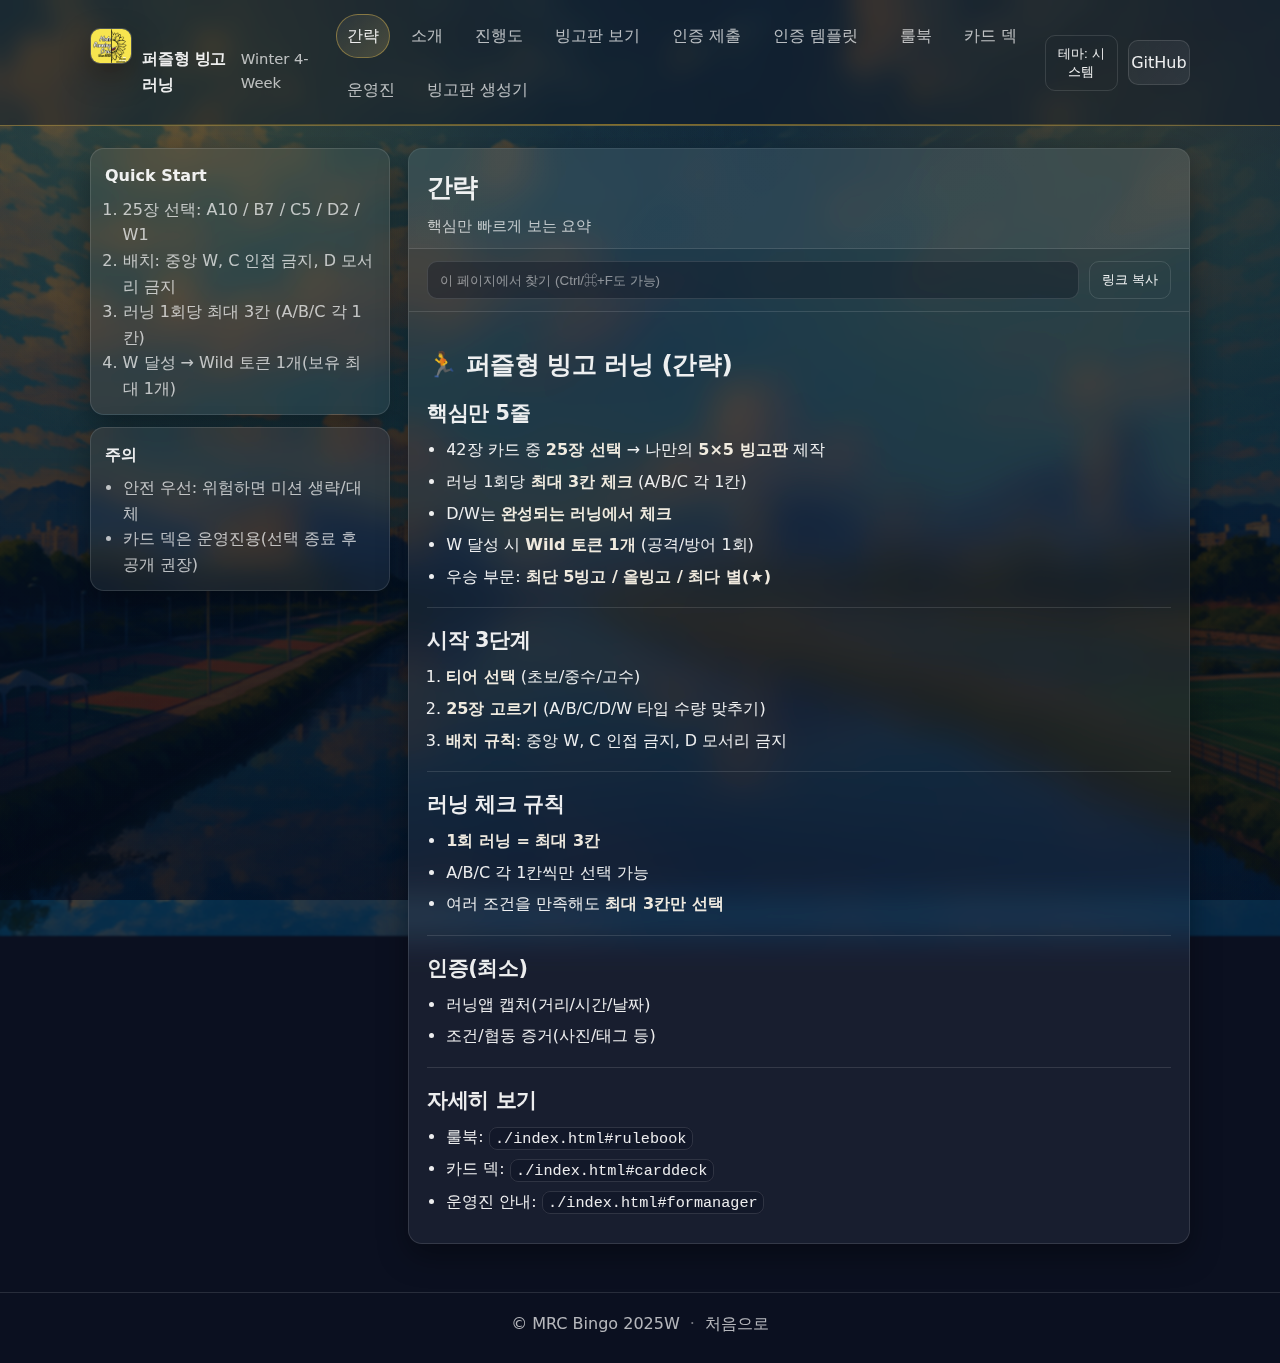
<file: docs/index.html>
<!doctype html>
<html lang="ko">
  <head>
    <meta charset="utf-8" />
    <meta name="viewport" content="width=device-width, initial-scale=1" />
    <meta name="color-scheme" content="light dark" />
    <title>퍼즐형 빙고 러닝 (Winter 4-Week)</title>
    <meta
      name="description"
      content="퍼즐형 빙고 러닝: 규칙/카드/운영 가이드 문서를 한 곳에서 보기 쉽게 정리한 안내 페이지"
    />
    <link rel="icon" href="./favicon.svg" type="image/svg+xml" />
    <link rel="stylesheet" href="./styles.css" />
  </head>
  <body>
    <a class="skip" href="#content">본문으로</a>

    <header class="topbar">
      <div class="container topbar__inner">
        <div class="brand">
          <a class="brand__logo-wrap" href="#quick">
            <img id="brandLogo" class="brand__logo" src="./assets/logo_yellow.png" alt="MRC Bingo 로고" />
          </a>
          <a class="brand__title" href="#quick">퍼즐형 빙고 러닝</a>
          <span class="brand__subtitle">Winter 4-Week</span>
        </div>

        <nav class="nav" aria-label="문서">
          <a class="nav__link" href="#quick" data-page="quick">간략</a>
          <a class="nav__link" href="#intro" data-page="intro">소개</a>
          <a class="nav__link" href="./progress.html">진행도</a>
          <a class="nav__link" href="./boards.html">빙고판 보기</a>
          <a class="nav__link" href="./submit.html">인증 제출</a>
          <a class="nav__link" href="./template.html">인증 템플릿</a>
          <span class="nav__break" aria-hidden="true"></span>
          <a class="nav__link" href="#rulebook" data-page="rulebook">룰북</a>
          <a class="nav__link" href="#carddeck" data-page="carddeck">카드 덱</a>
          <a class="nav__link" href="#formanager" data-page="formanager">운영진</a>
          <a class="nav__link" href="./picker.html">빙고판 생성기</a>
        </nav>

        <div class="topbar__actions">
          <button class="btn btn--ghost" id="themeToggle" type="button" aria-label="테마 변경">
            테마
          </button>
          <a class="btn" id="githubLink" href="#" target="_blank" rel="noreferrer">GitHub</a>
        </div>
      </div>
    </header>

    <main class="container layout" id="content">
      <aside class="side">
        <section class="card">
          <h2 class="card__title">Quick Start</h2>
          <ol class="steps">
            <li>25장 선택: A10 / B7 / C5 / D2 / W1</li>
            <li>배치: 중앙 W, C 인접 금지, D 모서리 금지</li>
            <li>러닝 1회당 최대 3칸 (A/B/C 각 1칸)</li>
            <li>W 달성 → Wild 토큰 1개(보유 최대 1개)</li>
          </ol>
        </section>

        <section class="card">
          <h2 class="card__title">주의</h2>
          <ul class="compact">
            <li>안전 우선: 위험하면 미션 생략/대체</li>
            <li>카드 덱은 운영진용(선택 종료 후 공개 권장)</li>
          </ul>
        </section>
      </aside>

      <article class="doc">
        <header class="doc__header">
          <h1 class="doc__title" id="docTitle">문서</h1>
          <p class="doc__meta" id="docMeta"></p>
        </header>

        <div class="doc__toolbar">
          <input
            class="search"
            id="searchInput"
            type="search"
            placeholder="이 페이지에서 찾기 (Ctrl/⌘+F도 가능)"
            autocomplete="off"
          />
          <button class="btn btn--ghost" id="copyLink" type="button">링크 복사</button>
        </div>

        <div class="markdown" id="docBody" aria-live="polite"></div>
      </article>
    </main>

    <footer class="footer">
      <div class="container footer__inner">
        <span>© MRC Bingo 2025W</span>
        <span class="footer__sep">·</span>
        <a class="footer__link" href="#quick">처음으로</a>
      </div>
    </footer>

    <script src="./app.js" defer></script>
  </body>
</html>
</file>
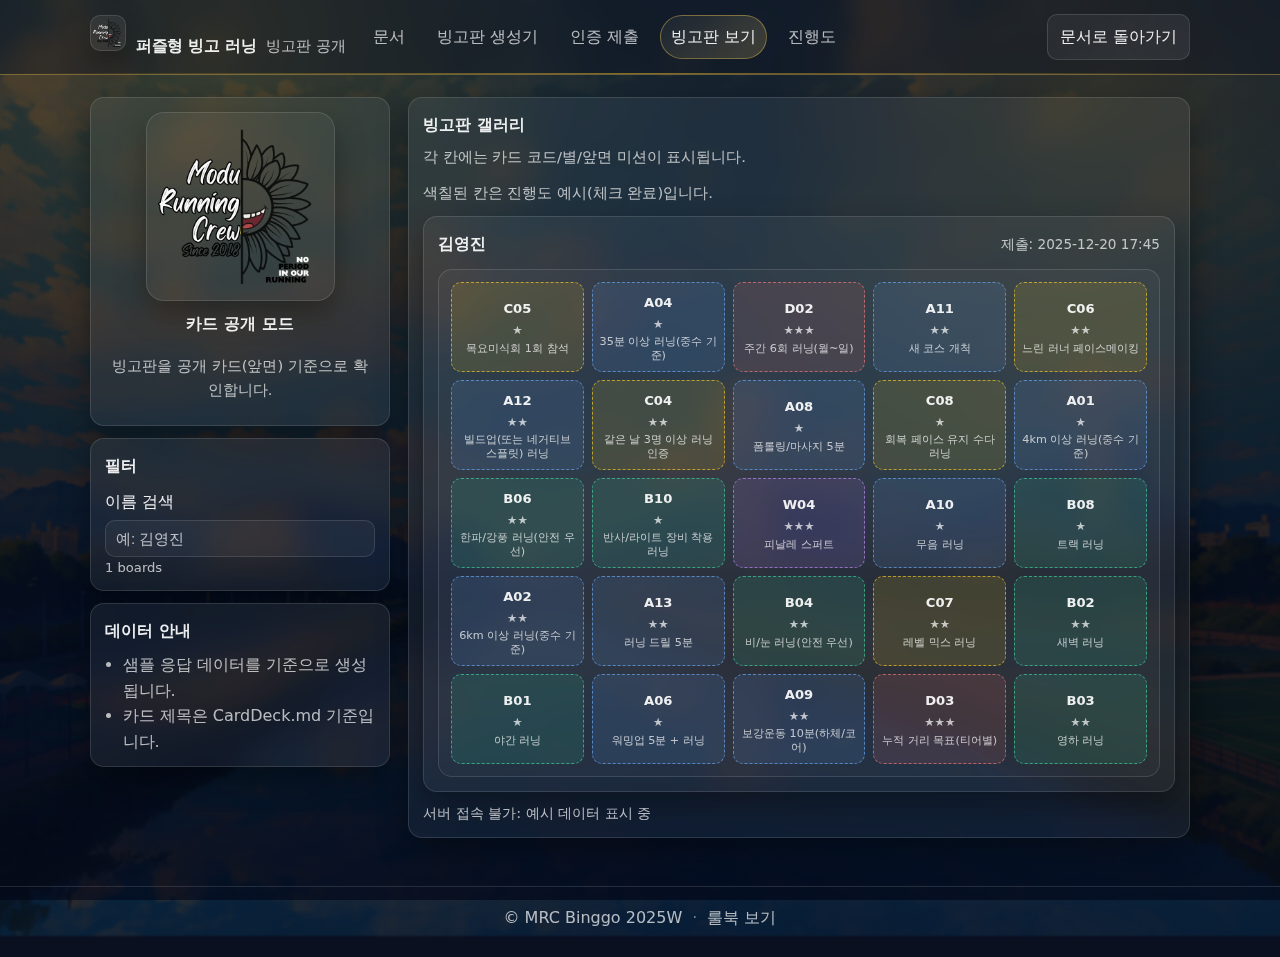
<file: docs/boards.html>
<!doctype html>
<html lang="ko">
  <head>
    <meta charset="utf-8" />
    <meta name="viewport" content="width=device-width, initial-scale=1" />
    <meta name="color-scheme" content="light dark" />
    <title>빙고판 보기 · 퍼즐형 빙고 러닝</title>
    <meta
      name="description"
      content="샘플 응답 데이터를 바탕으로 생성된 빙고판을 공개 카드 기준으로 확인합니다."
    />
    <link rel="icon" href="./favicon.svg" type="image/svg+xml" />
    <link rel="stylesheet" href="./styles.css" />
  </head>
  <body class="page--boards">
    <a class="skip" href="#content">본문으로</a>

    <header class="topbar">
      <div class="container topbar__inner">
        <div class="brand">
          <a class="brand__logo-wrap" href="./index.html#intro">
            <img id="brandLogo" class="brand__logo" src="./assets/logo.png" alt="MRC Binggo 로고" />
          </a>
          <a class="brand__title" href="./index.html#intro">퍼즐형 빙고 러닝</a>
          <span class="brand__subtitle">빙고판 공개</span>
        </div>

        <nav class="nav" aria-label="페이지">
          <a class="nav__link" href="./index.html#intro">문서</a>
          <a class="nav__link" href="./picker.html">빙고판 생성기</a>
          <a class="nav__link" href="./submit.html">인증 제출</a>
          <a class="nav__link" href="./boards.html" aria-current="page">빙고판 보기</a>
          <a class="nav__link" href="./progress.html">진행도</a>
        </nav>

        <div class="topbar__actions">
          <a class="btn" href="./index.html#intro">문서로 돌아가기</a>
        </div>
      </div>
    </header>

    <main class="container layout" id="content">
      <aside class="side">
        <section class="card hero-card">
          <img class="hero-logo" src="./assets/logo.png" alt="MRC Binggo 로고" />
          <h2 class="card__title">카드 공개 모드</h2>
          <p class="section__meta">빙고판을 공개 카드(앞면) 기준으로 확인합니다.</p>
        </section>

        <section class="card">
          <h2 class="card__title">필터</h2>
          <div class="field">
            <label for="boardSearch">이름 검색</label>
            <input id="boardSearch" type="search" placeholder="예: 김영진" autocomplete="off" />
          </div>
          <p class="field__help" id="boardsCount">0 boards</p>
        </section>

        <section class="card">
          <h2 class="card__title">데이터 안내</h2>
          <ul class="compact">
            <li>샘플 응답 데이터를 기준으로 생성됩니다.</li>
            <li>카드 제목은 CardDeck.md 기준입니다.</li>
          </ul>
        </section>
      </aside>

      <section class="picker__main">
        <section class="card">
          <h2 class="card__title">빙고판 갤러리</h2>
          <p class="section__meta">각 칸에는 카드 코드/별/앞면 미션이 표시됩니다.</p>
          <p class="section__meta">색칠된 칸은 진행도 예시(체크 완료)입니다.</p>
          <div class="board-gallery" id="boardsContainer"></div>
          <div class="message" id="boardsMessage" role="status" aria-live="polite"></div>
        </section>
      </section>
    </main>

    <footer class="footer">
      <div class="container footer__inner">
        <span>© MRC Binggo 2025W</span>
        <span class="footer__sep">·</span>
        <a class="footer__link" href="./index.html#intro">룰북 보기</a>
      </div>
    </footer>

    <script src="./boards.js" defer></script>
  </body>
</html>
</file>
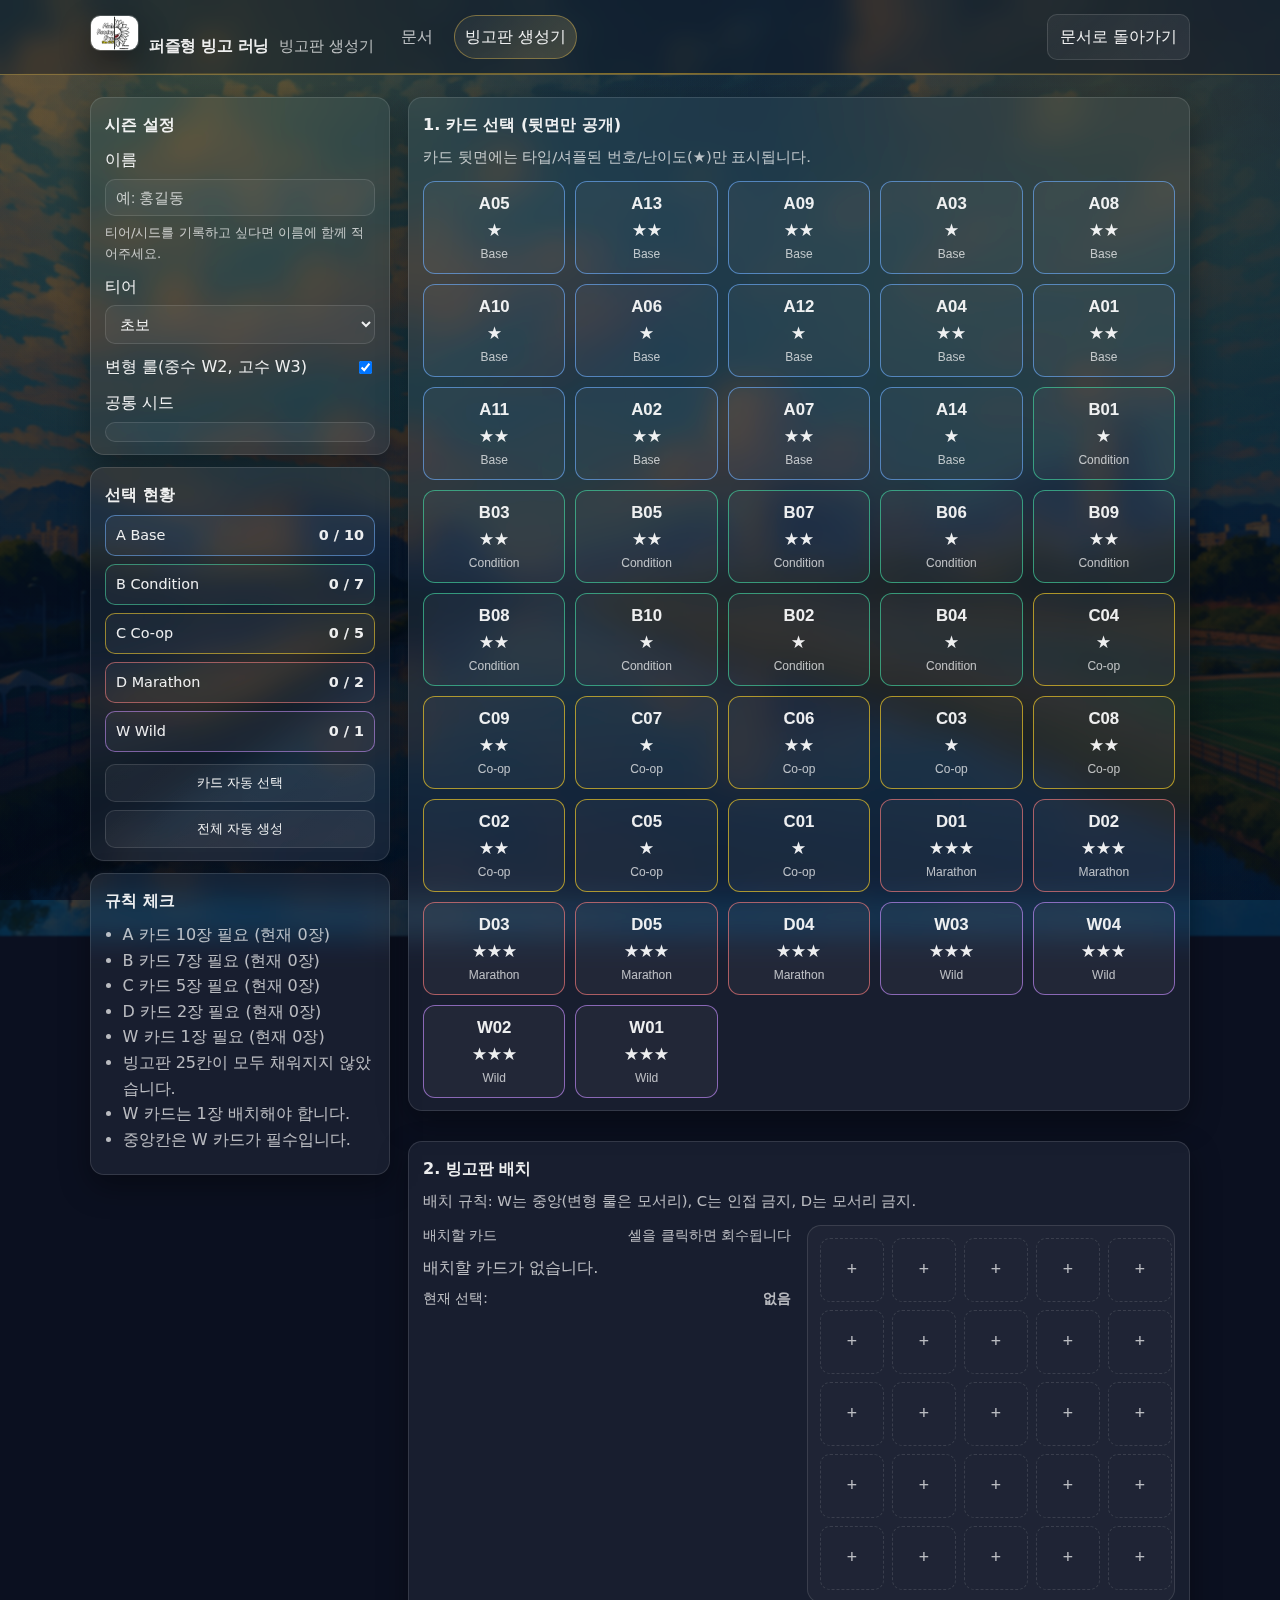
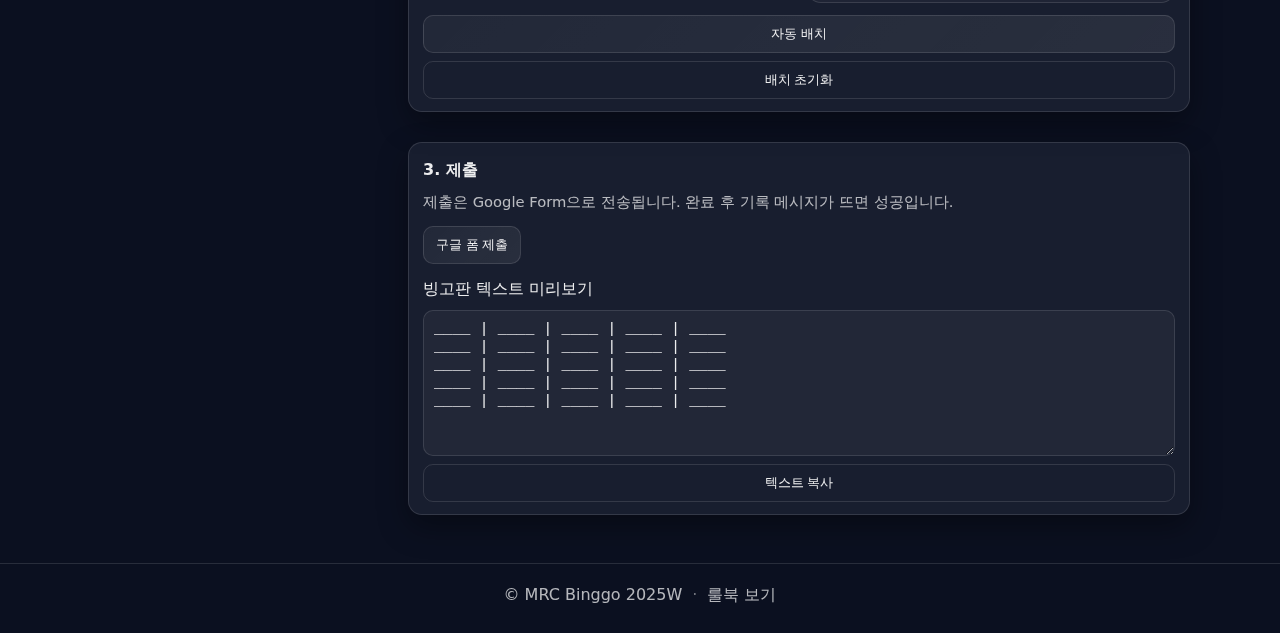
<file: docs/picker.html>
<!doctype html>
<html lang="ko">
  <head>
    <meta charset="utf-8" />
    <meta name="viewport" content="width=device-width, initial-scale=1" />
    <meta name="color-scheme" content="light dark" />
    <title>빙고판 생성기 · 퍼즐형 빙고 러닝</title>
    <meta
      name="description"
      content="카드 뒷면만 보고 25장을 고른 뒤, 규칙에 맞춰 5x5 빙고판을 배치하는 생성기"
    />
    <link rel="icon" href="./favicon.svg" type="image/svg+xml" />
    <link rel="stylesheet" href="./styles.css" />
  </head>
  <body>
    <a class="skip" href="#content">본문으로</a>

    <header class="topbar">
      <div class="container topbar__inner">
        <div class="brand">
          <a class="brand__logo-wrap" href="./index.html#intro">
            <img id="brandLogo" class="brand__logo" src="./assets/logo_white.jpg" alt="MRC Binggo 로고" />
          </a>
          <a class="brand__title" href="./index.html#intro">퍼즐형 빙고 러닝</a>
          <span class="brand__subtitle">빙고판 생성기</span>
        </div>

        <nav class="nav" aria-label="페이지">
          <a class="nav__link" href="./index.html#intro">문서</a>
          <a class="nav__link" href="./picker.html" aria-current="page">빙고판 생성기</a>
        </nav>

        <div class="topbar__actions">
          <a class="btn" href="./index.html#intro">문서로 돌아가기</a>
        </div>
      </div>
    </header>

    <main class="container layout picker" id="content">
      <aside class="side">
        <section class="card">
          <h2 class="card__title">시즌 설정</h2>
          <div class="field">
            <label for="playerName">이름</label>
            <input id="playerName" type="text" placeholder="예: 홍길동" autocomplete="name" />
            <p class="field__help">티어/시드를 기록하고 싶다면 이름에 함께 적어주세요.</p>
          </div>
          <div class="field">
            <label for="tierSelect">티어</label>
            <select id="tierSelect">
              <option value="beginner">초보</option>
              <option value="intermediate">중수</option>
              <option value="advanced">고수</option>
            </select>
          </div>
          <div class="field field--inline">
            <label for="variantToggle">변형 룰(중수 W2, 고수 W3)</label>
            <input id="variantToggle" type="checkbox" checked />
          </div>
          <div class="field">
            <label>공통 시드</label>
            <div class="seed" id="seedDisplay"></div>
          </div>
        </section>

        <section class="card">
          <h2 class="card__title">선택 현황</h2>
          <div class="count-grid" id="countSummary"></div>
          <div class="btn-row">
            <button class="btn" id="autoSelectBtn" type="button">카드 자동 선택</button>
            <button class="btn" id="autoAllBtn" type="button">전체 자동 생성</button>
          </div>
        </section>

        <section class="card">
          <h2 class="card__title">규칙 체크</h2>
          <ul class="status-list" id="ruleStatus"></ul>
          <div class="message" id="messageBox" role="status" aria-live="polite"></div>
        </section>
      </aside>

      <section class="picker__main">
        <section class="card">
          <h2 class="card__title">1. 카드 선택 (뒷면만 공개)</h2>
          <p class="section__meta">카드 뒷면에는 타입/셔플된 번호/난이도(★)만 표시됩니다.</p>
          <div class="card-grid" id="cardGrid"></div>
        </section>

        <section class="card">
          <h2 class="card__title">2. 빙고판 배치</h2>
          <p class="section__meta">배치 규칙: W는 중앙(변형 룰은 모서리), C는 인접 금지, D는 모서리 금지.</p>
          <div class="placement">
            <div class="selected-strip">
              <div class="selected-strip__header">
                <span>배치할 카드</span>
                <span class="muted">셀을 클릭하면 회수됩니다</span>
              </div>
              <div class="selected-grid" id="selectedCards"></div>
              <div class="selected-strip__footer">
                <span>현재 선택:</span>
                <strong id="activeCardLabel">없음</strong>
              </div>
            </div>
            <div class="board" id="boardGrid" aria-label="빙고판"></div>
          </div>
          <div class="btn-row">
            <button class="btn" id="autoPlaceBtn" type="button">자동 배치</button>
            <button class="btn btn--ghost" id="clearBoardBtn" type="button">배치 초기화</button>
          </div>
        </section>

        <section class="card">
          <h2 class="card__title">3. 제출</h2>
          <p class="section__meta">제출은 Google Form으로 전송됩니다. 완료 후 기록 메시지가 뜨면 성공입니다.</p>
          <div class="submit-row">
            <button class="btn" id="submitBtn" type="button">구글 폼 제출</button>
            <span class="submit-status" id="submitStatus"></span>
          </div>
          <div class="preview">
            <label for="boardPreview">빙고판 텍스트 미리보기</label>
            <textarea id="boardPreview" rows="7" readonly></textarea>
            <button class="btn btn--ghost" id="copyBtn" type="button">텍스트 복사</button>
          </div>
        </section>
      </section>
    </main>

    <footer class="footer">
      <div class="container footer__inner">
        <span>© MRC Binggo 2025W</span>
        <span class="footer__sep">·</span>
        <a class="footer__link" href="./index.html#intro">룰북 보기</a>
      </div>
    </footer>

    <script src="./picker.js" defer></script>
  </body>
</html>
</file>
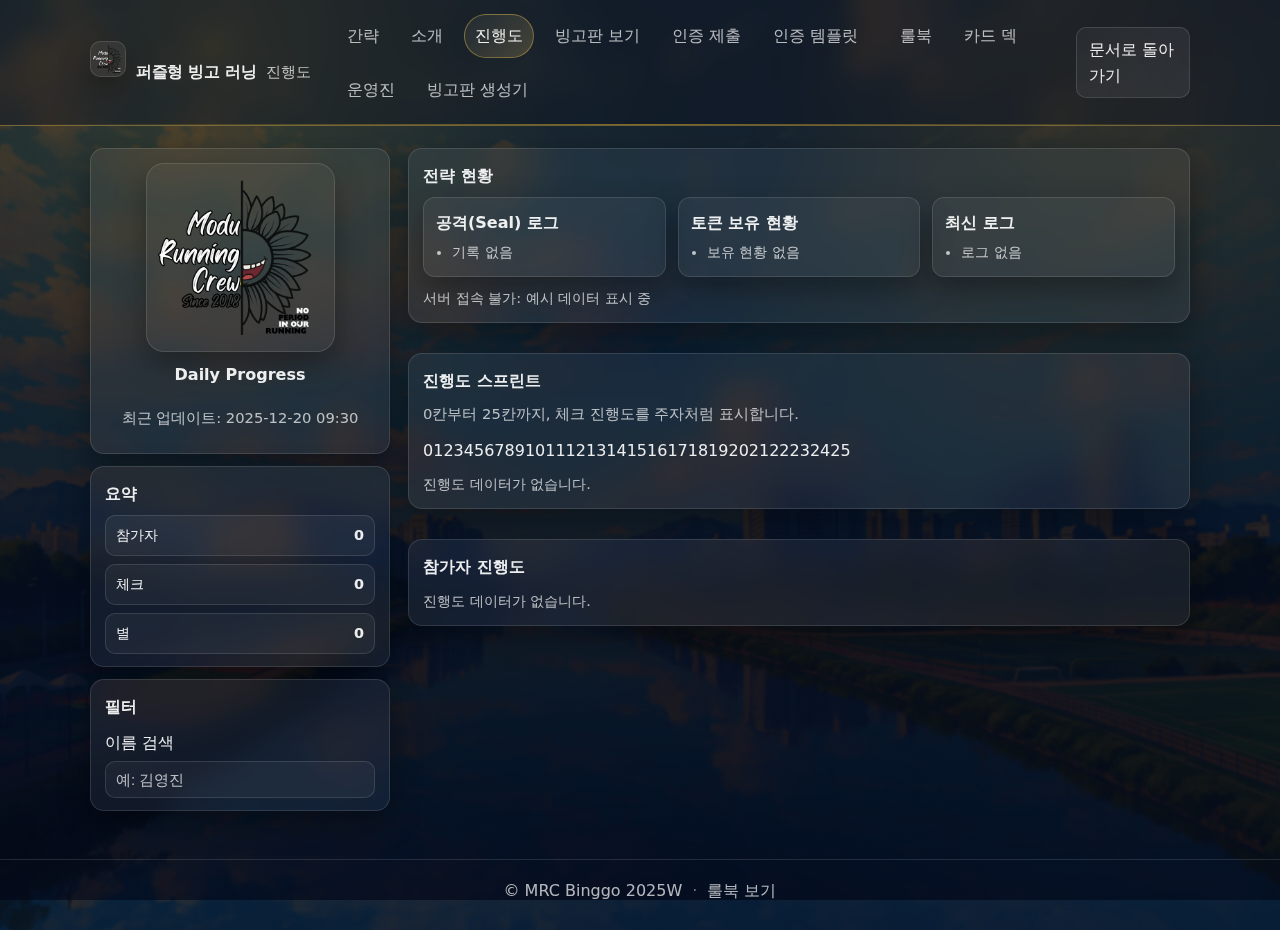
<file: docs/progress.html>
<!doctype html>
<html lang="ko">
  <head>
    <meta charset="utf-8" />
    <meta name="viewport" content="width=device-width, initial-scale=1" />
    <meta name="color-scheme" content="light dark" />
    <title>진행도 · 퍼즐형 빙고 러닝</title>
    <meta name="description" content="공격/토큰/최신 로그와 참여자 진행도를 확인하는 대시보드" />
    <link rel="icon" href="./favicon.svg" type="image/svg+xml" />
    <link rel="stylesheet" href="./styles.css" />
  </head>
  <body class="page--boards">
    <a class="skip" href="#content">본문으로</a>

    <header class="topbar">
      <div class="container topbar__inner">
        <div class="brand">
          <a class="brand__logo-wrap" href="./index.html#quick">
            <img id="brandLogo" class="brand__logo" src="./assets/logo.png" alt="MRC Binggo 로고" />
          </a>
          <a class="brand__title" href="./index.html#quick">퍼즐형 빙고 러닝</a>
          <span class="brand__subtitle">진행도</span>
        </div>

        <nav class="nav" aria-label="페이지">
          <a class="nav__link" href="./index.html#quick">간략</a>
          <a class="nav__link" href="./index.html#intro">소개</a>
          <a class="nav__link" href="./progress.html" aria-current="page">진행도</a>
          <a class="nav__link" href="./boards.html">빙고판 보기</a>
          <a class="nav__link" href="./submit.html">인증 제출</a>
          <a class="nav__link" href="./template.html">인증 템플릿</a>
          <span class="nav__break" aria-hidden="true"></span>
          <a class="nav__link" href="./index.html#rulebook">룰북</a>
          <a class="nav__link" href="./index.html#carddeck">카드 덱</a>
          <a class="nav__link" href="./index.html#formanager">운영진</a>
          <a class="nav__link" href="./picker.html">빙고판 생성기</a>
        </nav>

        <div class="topbar__actions">
          <a class="btn" href="./index.html#quick">문서로 돌아가기</a>
        </div>
      </div>
    </header>

    <main class="container layout" id="content">
      <aside class="side">
        <section class="card hero-card">
          <img class="hero-logo" src="./assets/logo.png" alt="MRC Binggo 로고" />
          <h2 class="card__title">Daily Progress</h2>
          <p class="section__meta" id="generatedAt">최근 업데이트: -</p>
        </section>

        <section class="card">
          <h2 class="card__title">요약</h2>
          <div class="count-grid" id="summaryCounts"></div>
        </section>

        <section class="card">
          <h2 class="card__title">필터</h2>
          <div class="field">
            <label for="progressSearch">이름 검색</label>
            <input id="progressSearch" type="search" placeholder="예: 김영진" autocomplete="off" />
          </div>
        </section>
      </aside>

      <section class="picker__main">
        <section class="card">
          <h2 class="card__title">전략 현황</h2>
          <div class="progress-top" id="progressTop">
            <div class="progress-card">
              <div class="progress-card__title">공격(Seal) 로그</div>
              <ul class="progress-list" id="attackList"></ul>
            </div>
            <div class="progress-card">
              <div class="progress-card__title">토큰 보유 현황</div>
              <ul class="progress-list" id="tokenList"></ul>
            </div>
            <div class="progress-card">
              <div class="progress-card__title">최신 로그</div>
              <ul class="progress-list" id="latestList"></ul>
            </div>
          </div>
          <div class="message" id="topMessage" role="status" aria-live="polite"></div>
        </section>

        <section class="card">
          <h2 class="card__title">진행도 스프린트</h2>
          <p class="section__meta">0칸부터 25칸까지, 체크 진행도를 주자처럼 표시합니다.</p>
          <div class="sprint">
            <div class="sprint-lanes" id="sprintLanes"></div>
            <div class="sprint-axis" id="sprintAxis" aria-hidden="true"></div>
          </div>
          <div class="message" id="sprintMessage" role="status" aria-live="polite"></div>
        </section>

        <section class="card">
          <h2 class="card__title">참가자 진행도</h2>
          <div class="progress-table" id="progressTable"></div>
          <div class="message" id="progressMessage" role="status" aria-live="polite"></div>
        </section>
      </section>
    </main>

    <footer class="footer">
      <div class="container footer__inner">
        <span>© MRC Binggo 2025W</span>
        <span class="footer__sep">·</span>
        <a class="footer__link" href="./index.html#intro">룰북 보기</a>
      </div>
    </footer>

    <script src="./progress.js" defer></script>
  </body>
</html>
</file>
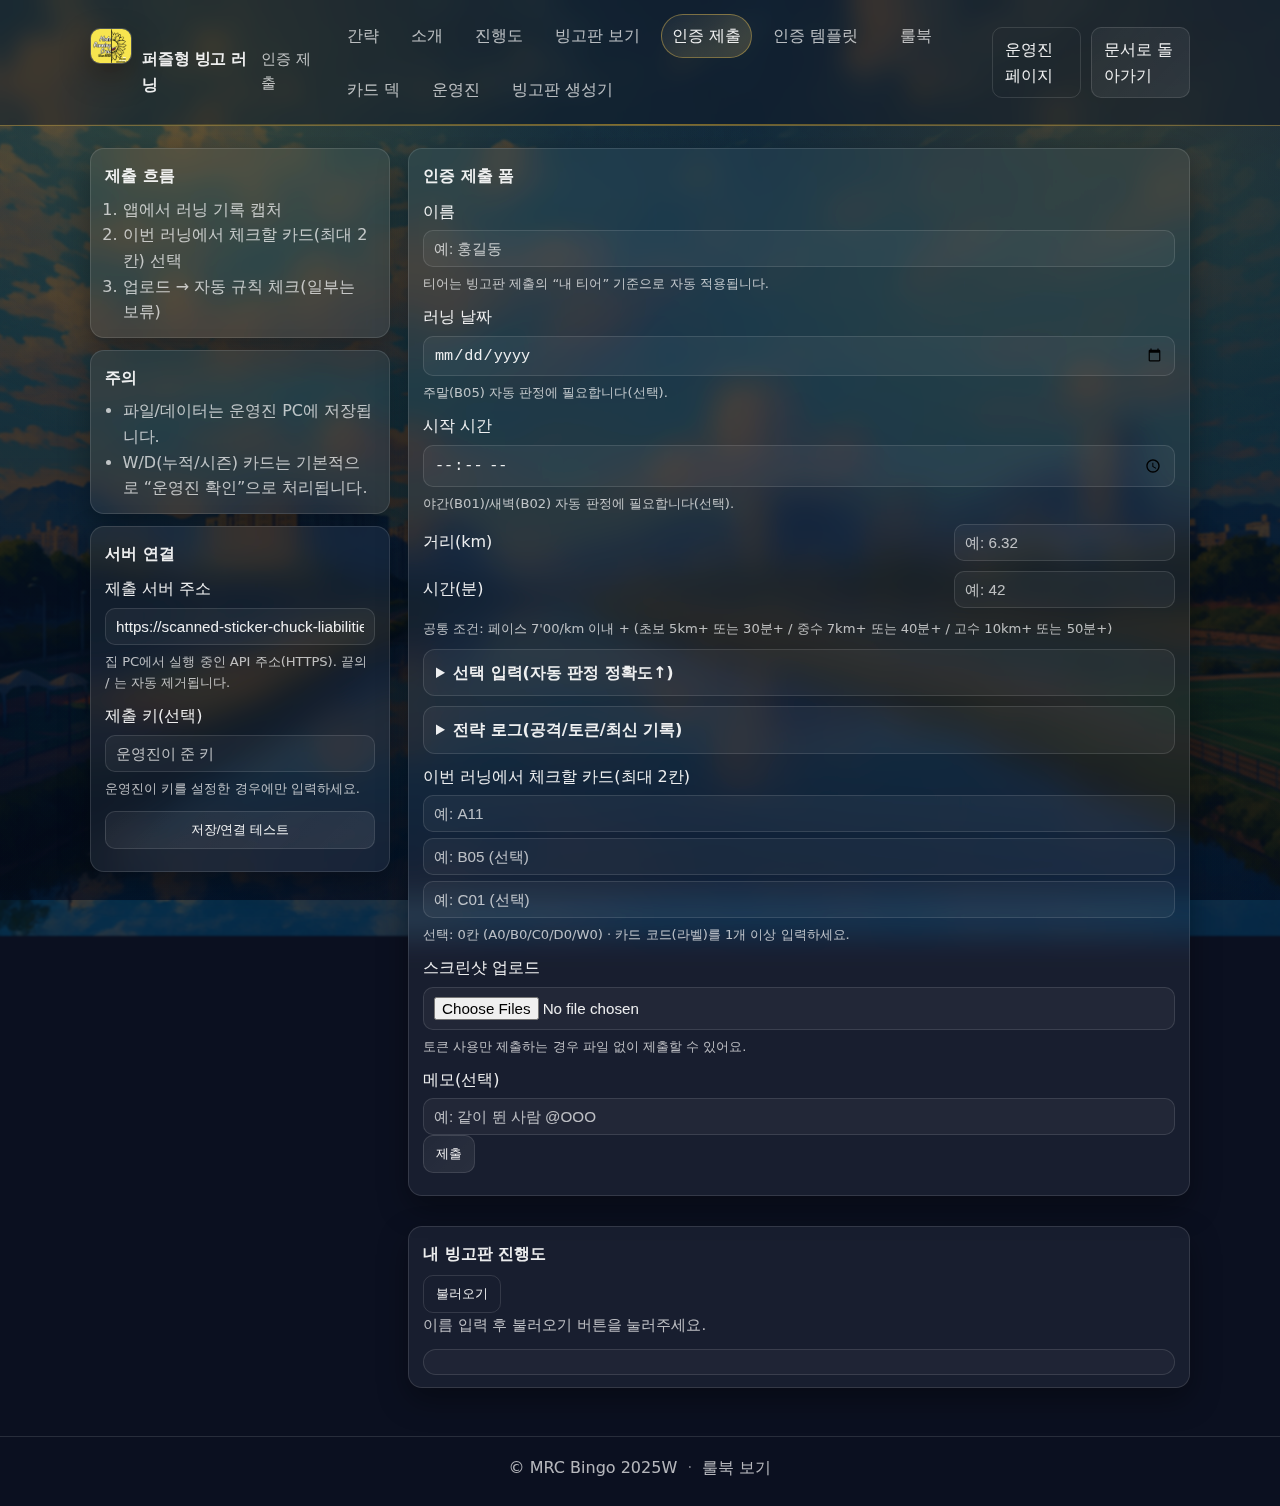
<file: docs/submit.html>
<!doctype html>
<html lang="ko">
  <head>
    <meta charset="utf-8" />
    <meta name="viewport" content="width=device-width, initial-scale=1" />
    <meta name="color-scheme" content="light dark" />
    <title>인증 제출 · 퍼즐형 빙고 러닝</title>
    <meta
      name="description"
      content="러닝 인증(스크린샷)을 업로드하고, 이번 러닝에서 체크할 카드(최대 2칸)를 제출합니다."
    />
    <meta name="mrc-admin-base" content="" />
    <link rel="icon" href="./favicon.svg" type="image/svg+xml" />
    <link rel="stylesheet" href="./styles.css" />
  </head>
  <body class="page--submit">
    <a class="skip" href="#content">본문으로</a>

    <header class="topbar">
      <div class="container topbar__inner">
        <div class="brand">
          <a class="brand__logo-wrap" href="./index.html#quick">
            <img id="brandLogo" class="brand__logo" src="./assets/logo_yellow.png" alt="MRC Bingo 로고" />
          </a>
          <a class="brand__title" href="./index.html#quick">퍼즐형 빙고 러닝</a>
          <span class="brand__subtitle">인증 제출</span>
        </div>

        <nav class="nav" aria-label="페이지">
          <a class="nav__link" href="./index.html#quick">간략</a>
          <a class="nav__link" href="./index.html#intro">소개</a>
          <a class="nav__link" href="./progress.html">진행도</a>
          <a class="nav__link" href="./boards.html">빙고판 보기</a>
          <a class="nav__link" href="./submit.html" aria-current="page">인증 제출</a>
          <a class="nav__link" href="./template.html">인증 템플릿</a>
          <span class="nav__break" aria-hidden="true"></span>
          <a class="nav__link" href="./index.html#rulebook">룰북</a>
          <a class="nav__link" href="./index.html#carddeck">카드 덱</a>
          <a class="nav__link" href="./index.html#formanager">운영진</a>
          <a class="nav__link" href="./picker.html">빙고판 생성기</a>
        </nav>

        <div class="topbar__actions">
          <a class="btn btn--ghost is-disabled" id="adminLink" href="#" aria-disabled="true">운영진 페이지</a>
          <a class="btn" href="./index.html#quick">문서로 돌아가기</a>
        </div>
      </div>
    </header>

    <main class="container layout" id="content">
      <aside class="side">
        <section class="card">
          <h2 class="card__title">제출 흐름</h2>
          <ol class="steps">
            <li>앱에서 러닝 기록 캡처</li>
            <li>이번 러닝에서 체크할 카드(최대 2칸) 선택</li>
            <li>업로드 → 자동 규칙 체크(일부는 보류)</li>
          </ol>
        </section>

        <section class="card">
          <h2 class="card__title">주의</h2>
          <ul class="compact">
            <li>파일/데이터는 운영진 PC에 저장됩니다.</li>
            <li>W/D(누적/시즌) 카드는 기본적으로 “운영진 확인”으로 처리됩니다.</li>
          </ul>
        </section>

        <section class="card">
          <h2 class="card__title">서버 연결</h2>
          <div class="field">
            <label for="apiBase">제출 서버 주소</label>
            <input id="apiBase" type="url" placeholder="예: https://xxxx.trycloudflare.com" autocomplete="off" />
            <p class="field__help">집 PC에서 실행 중인 API 주소(HTTPS). 끝의 / 는 자동 제거됩니다.</p>
          </div>
          <div class="field">
            <label for="submitKey">제출 키(선택)</label>
            <input id="submitKey" type="password" placeholder="운영진이 준 키" autocomplete="off" />
            <p class="field__help">운영진이 키를 설정한 경우에만 입력하세요.</p>
          </div>
          <div class="btn-row">
            <button class="btn" id="saveConnBtn" type="button">저장/연결 테스트</button>
          </div>
          <div class="message" id="connStatus" role="status" aria-live="polite"></div>
        </section>
      </aside>

      <section class="picker__main">
        <section class="card">
          <h2 class="card__title">인증 제출 폼</h2>

          <form id="submitForm">
            <div class="field">
              <label for="playerName">이름</label>
              <input id="playerName" name="player_name" type="text" placeholder="예: 홍길동" autocomplete="name" required />
              <p class="field__help">티어는 빙고판 제출의 “내 티어” 기준으로 자동 적용됩니다.</p>
            </div>

            <div class="field">
              <label for="runDate">러닝 날짜</label>
              <input id="runDate" name="run_date" type="date" />
              <p class="field__help">주말(B05) 자동 판정에 필요합니다(선택).</p>
            </div>

            <div class="field">
              <label for="startTime">시작 시간</label>
              <input id="startTime" name="start_time" type="time" />
              <p class="field__help">야간(B01)/새벽(B02) 자동 판정에 필요합니다(선택).</p>
            </div>

            <div class="field field--inline">
              <label for="distanceKm">거리(km)</label>
              <input id="distanceKm" name="distance_km" type="number" inputmode="decimal" step="0.01" placeholder="예: 6.32" />
            </div>

            <div class="field field--inline">
              <label for="durationMin">시간(분)</label>
              <input id="durationMin" name="duration_min" type="number" inputmode="numeric" step="1" placeholder="예: 42" />
            </div>

            <div class="field">
              <p class="field__help">공통 조건: 페이스 7'00/km 이내 + (초보 5km+ 또는 30분+ / 중수 7km+ 또는 40분+ / 고수 10km+ 또는 50분+)</p>
            </div>

            <details class="card-details">
              <summary>선택 입력(자동 판정 정확도↑)</summary>
              <div class="field">
                <label for="precipitation">강수</label>
                <select id="precipitation" name="precipitation" data-custom-select>
                  <option value="none">없음</option>
                  <option value="rain">비</option>
                  <option value="snow">눈</option>
                </select>
              </div>

              <div class="field field--inline">
                <label for="temperatureC">기온(°C)</label>
                <input id="temperatureC" name="temperature_c" type="text" inputmode="decimal" placeholder="예: -1.5" />
              </div>

              <div class="field field--inline">
                <label for="feelsLikeC">체감(°C)</label>
                <input id="feelsLikeC" name="feels_like_c" type="text" inputmode="decimal" placeholder="예: -6" />
              </div>

              <div class="field field--inline">
                <label for="windMs">풍속(m/s)</label>
                <input id="windMs" name="wind_m_s" type="text" inputmode="decimal" placeholder="예: 6.2" />
              </div>

              <div class="field field--inline">
                <label for="elevationGain">고도상승(m)</label>
                <input id="elevationGain" name="elevation_gain_m" type="number" step="1" placeholder="예: 120" />
              </div>

              <div class="field field--inline">
                <label for="hillRepeats">언덕 반복(회)</label>
                <input id="hillRepeats" name="hill_repeats" type="number" step="1" placeholder="예: 3" />
              </div>

              <div class="field field--inline">
                <label>체크박스</label>
                <div>
                  <label><input type="checkbox" name="is_track" /> 트랙(B08)</label>
                  <br />
                  <label><input type="checkbox" name="is_treadmill" /> 트레드밀(B09)</label>
                  <br />
                  <label><input type="checkbox" name="has_light_gear" /> 라이트/반사(B10)</label>
                  <br />
                  <label><input type="checkbox" name="with_new_runner" /> 첫 러닝 동행(A10)</label>
                  <br />
                  <label><input type="checkbox" name="did_warmup" /> 워밍업(A06)</label>
                  <br />
                  <label><input type="checkbox" name="did_cooldown" /> 쿨다운(A07)</label>
                  <br />
                  <label><input type="checkbox" name="did_foam_roll" /> 폼롤링(A08)</label>
                  <br />
                  <label><input type="checkbox" name="did_strength" /> 보강(A09)</label>
                  <br />
                  <label><input type="checkbox" name="did_drills" /> 드릴(A13, 기본 러닝)</label>
                  <br />
                  <label><input type="checkbox" name="did_log" /> 인스타 공유(A14)</label>
                  <br />
                  <label><input type="checkbox" name="is_new_route" /> 새 코스(A11)</label>
                  <br />
                  <label><input type="checkbox" name="is_build_up" /> 빌드업(A12)</label>
                  <br />
                  <label><input type="checkbox" name="is_pacing" /> 페이싱(중수/고수 예외)</label>
                  <br />
                  <label><input type="checkbox" name="is_level_mix" /> 레벨믹스(중수/고수 예외)</label>
                  <br />
                  <label><input type="checkbox" name="is_thursday_meeting" /> 목요미식회(C05)</label>
                  <br />
                  <label><input type="checkbox" name="is_bungae" /> 벙개(C01/C02)</label>
                  <br />
                  <label><input type="checkbox" name="is_host" /> 호스트(C02)</label>
                  <br />
                  <label><input type="checkbox" name="after_social" /> 커피/식사(C09)</label>
                  <br />
                  <label><input type="checkbox" name="is_easy" /> 회복페이스(C08)</label>
                </div>
              </div>

              <div class="field field--inline">
                <label for="groupSize">그룹 인원</label>
                <input id="groupSize" name="group_size" type="number" step="1" placeholder="예: 2" />
              </div>

              <div class="field field--inline">
                <label for="dayRunnersCount">당일 인증 인원</label>
                <input id="dayRunnersCount" name="day_runners_count" type="number" step="1" placeholder="예: 3" />
              </div>

              <div class="field">
                <label for="groupNames">같이 뛴 사람 이름(쉼표 구분)</label>
                <input id="groupNames" type="text" placeholder="예: 김민태, 석쓰리" />
                <p class="field__help">이름으로 티어를 자동 추정합니다(지원: 초보/중수/고수). C06/C07 판정 및 페이싱/레벨믹스 예외에 사용.</p>
              </div>
            </details>

            <details class="card-details">
              <summary>전략 로그(공격/토큰/최신 기록)</summary>
              <div class="field">
                <label for="tokenEvent">토큰 이벤트</label>
                <select id="tokenEvent" name="token_event" data-custom-select>
                  <option value="">없음</option>
                  <option value="seal">Seal 사용</option>
                  <option value="shield">Shield 사용</option>
                </select>
                <p class="field__help">토큰은 W 카드 달성 시 자동 지급됩니다(초보 1/중수 2/고수 3 상한). 토큰 사용만 제출할 땐 카드 입력을 비워도 됩니다.</p>
              </div>
              <div class="field is-hidden" id="sealTargetField">
                <label for="sealTarget">Seal 대상</label>
                <input id="sealTarget" name="seal_target" type="text" placeholder="예: 홍길동" />
              </div>
              <div class="field is-hidden" id="sealTypeField">
                <label for="sealType">Seal 타입</label>
                <select id="sealType" name="seal_type" data-custom-select>
                  <option value="">선택</option>
                  <option value="B">B (Condition)</option>
                  <option value="C">C (Co-op)</option>
                </select>
              </div>
              <div class="field">
                <label for="logSummary">최신 로그</label>
                <input id="logSummary" name="log_summary" type="text" placeholder="예: 오늘 토큰 획득" />
              </div>
            </details>

            <div class="field">
              <label>이번 러닝에서 체크할 카드(최대 2칸)</label>
              <input class="claim-input" name="claimed_labels" type="text" placeholder="예: A11" />
              <input class="claim-input" name="claimed_labels" type="text" placeholder="예: B05 (선택)" />
              <input class="claim-input" name="claimed_labels" type="text" placeholder="예: C01 (선택)" />
              <p class="field__help" id="rulePreview"></p>
            </div>

            <div class="field">
              <label for="files">스크린샷 업로드</label>
              <input id="files" name="files" type="file" accept="image/*" multiple />
              <p class="field__help">토큰 사용만 제출하는 경우 파일 없이 제출할 수 있어요.</p>
            </div>

            <div class="field">
              <label for="notes">메모(선택)</label>
              <input id="notes" name="notes" type="text" placeholder="예: 같이 뛴 사람 @OOO" />
            </div>

            <div class="submit-row">
              <button class="btn" id="submitBtn" type="submit">제출</button>
              <span class="submit-status" id="submitStatus"></span>
            </div>

            <div class="message" id="submitMessage" role="status" aria-live="polite"></div>
            <ul class="status-list" id="resultList"></ul>
          </form>
        </section>

        <section class="card">
          <div class="board-preview__header">
            <h2 class="card__title">내 빙고판 진행도</h2>
            <button class="btn btn--ghost" id="loadBoardBtn" type="button">불러오기</button>
          </div>
          <p class="section__meta" id="boardStatus">이름 입력 후 불러오기 버튼을 눌러주세요.</p>
          <div class="board board--public board--preview" id="boardPreview"></div>
        </section>
      </section>
    </main>

    <footer class="footer">
      <div class="container footer__inner">
        <span>© MRC Bingo 2025W</span>
        <span class="footer__sep">·</span>
        <a class="footer__link" href="./index.html#intro">룰북 보기</a>
      </div>
    </footer>

    <script src="./submit.js?v=20260111-4" defer></script>
  </body>
</html>
</file>
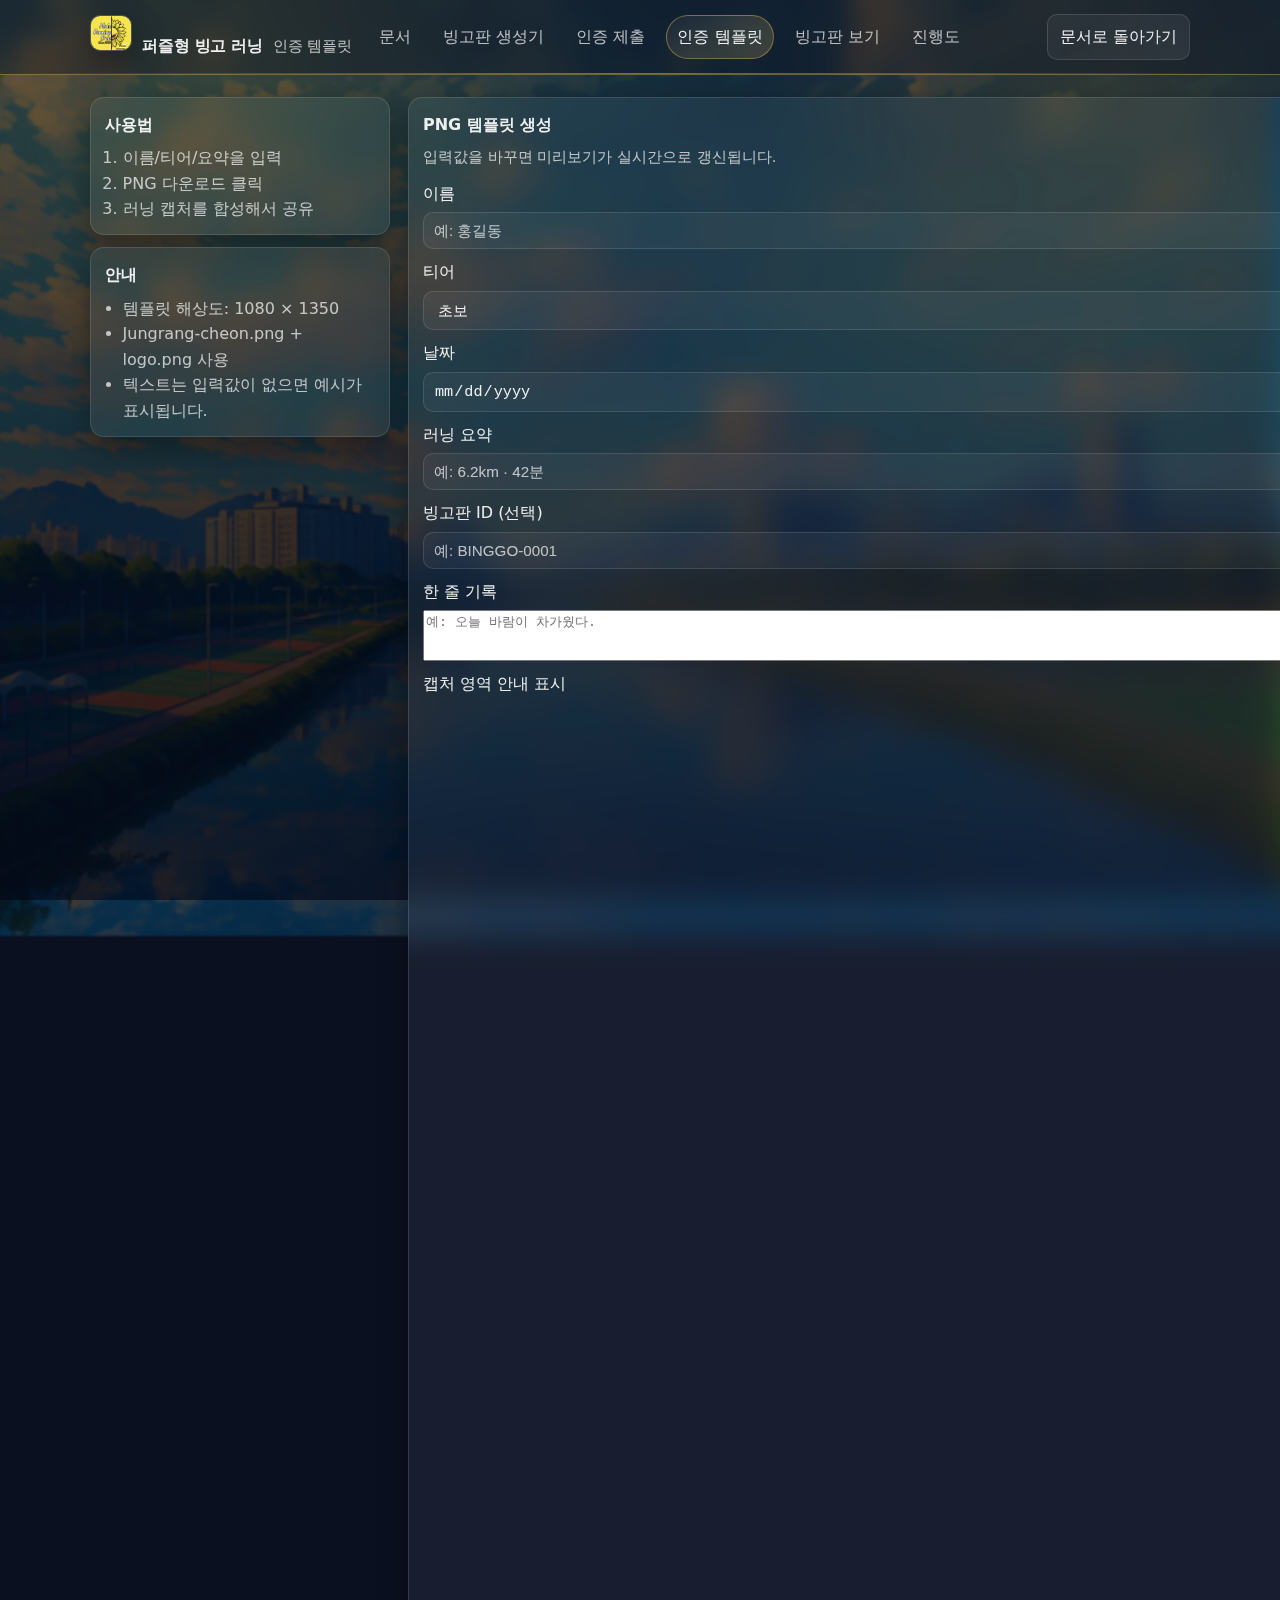
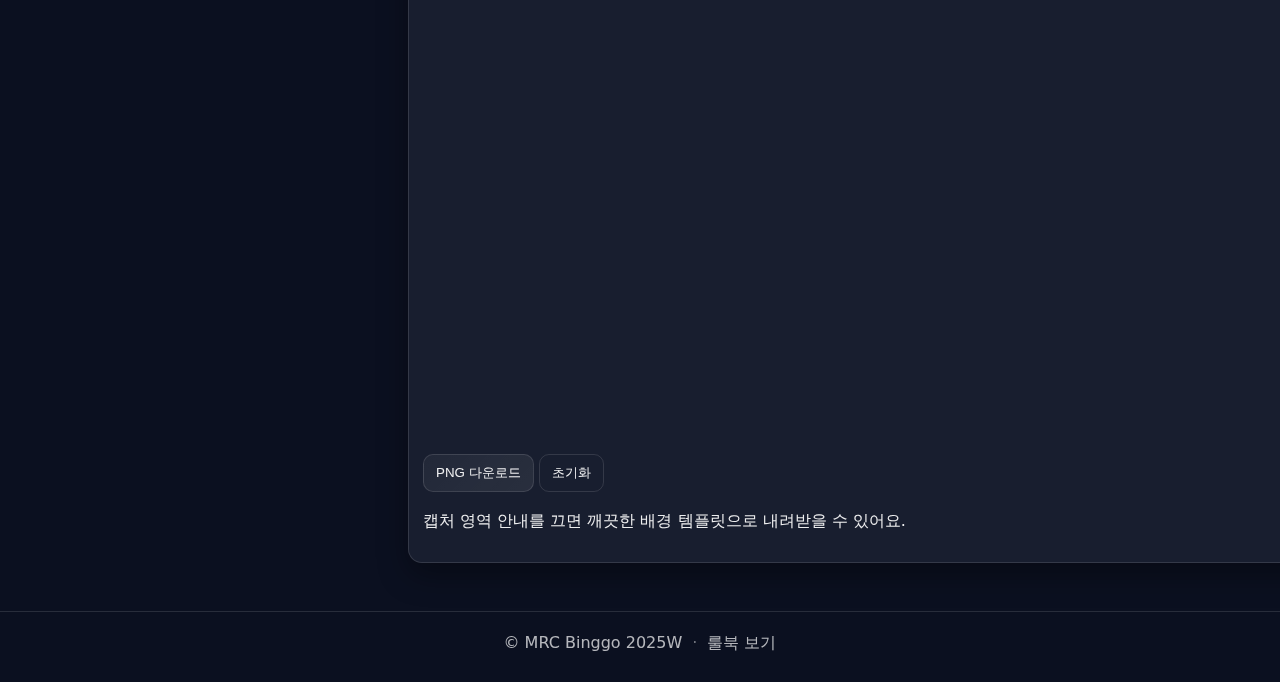
<file: docs/template.html>
<!doctype html>
<html lang="ko">
  <head>
    <meta charset="utf-8" />
    <meta name="viewport" content="width=device-width, initial-scale=1" />
    <meta name="color-scheme" content="light dark" />
    <title>인증 템플릿 · 퍼즐형 빙고 러닝</title>
    <meta
      name="description"
      content="Jungrang-cheon 배경과 로고를 활용해 러닝 인증용 PNG 템플릿을 생성합니다."
    />
    <link rel="icon" href="./favicon.svg" type="image/svg+xml" />
    <link rel="stylesheet" href="./styles.css" />
  </head>
  <body class="page--template">
    <a class="skip" href="#content">본문으로</a>

    <header class="topbar">
      <div class="container topbar__inner">
        <div class="brand">
          <a class="brand__logo-wrap" href="./index.html#intro">
            <img id="brandLogo" class="brand__logo" src="./assets/logo_yellow.png" alt="MRC Binggo 로고" />
          </a>
          <a class="brand__title" href="./index.html#intro">퍼즐형 빙고 러닝</a>
          <span class="brand__subtitle">인증 템플릿</span>
        </div>

        <nav class="nav" aria-label="페이지">
          <a class="nav__link" href="./index.html#intro">문서</a>
          <a class="nav__link" href="./picker.html">빙고판 생성기</a>
          <a class="nav__link" href="./submit.html">인증 제출</a>
          <a class="nav__link" href="./template.html" aria-current="page">인증 템플릿</a>
          <a class="nav__link" href="./boards.html">빙고판 보기</a>
          <a class="nav__link" href="./progress.html">진행도</a>
        </nav>

        <div class="topbar__actions">
          <a class="btn" href="./index.html#intro">문서로 돌아가기</a>
        </div>
      </div>
    </header>

    <main class="container layout" id="content">
      <aside class="side">
        <section class="card">
          <h2 class="card__title">사용법</h2>
          <ol class="steps">
            <li>이름/티어/요약을 입력</li>
            <li>PNG 다운로드 클릭</li>
            <li>러닝 캡처를 합성해서 공유</li>
          </ol>
        </section>

        <section class="card">
          <h2 class="card__title">안내</h2>
          <ul class="compact">
            <li>템플릿 해상도: 1080 × 1350</li>
            <li>Jungrang-cheon.png + logo.png 사용</li>
            <li>텍스트는 입력값이 없으면 예시가 표시됩니다.</li>
          </ul>
        </section>
      </aside>

      <section class="picker__main">
        <section class="card">
          <h2 class="card__title">PNG 템플릿 생성</h2>
          <p class="section__meta">입력값을 바꾸면 미리보기가 실시간으로 갱신됩니다.</p>

          <div class="template-grid">
            <form id="templateForm" class="template-form">
              <div class="field">
                <label for="tplName">이름</label>
                <input id="tplName" type="text" placeholder="예: 홍길동" autocomplete="name" />
              </div>

              <div class="field">
                <label for="tplTier">티어</label>
                <select id="tplTier">
                  <option value="beginner">초보</option>
                  <option value="intermediate">중수</option>
                  <option value="advanced">고수</option>
                </select>
              </div>

              <div class="field">
                <label for="tplDate">날짜</label>
                <input id="tplDate" type="date" />
              </div>

              <div class="field">
                <label for="tplSummary">러닝 요약</label>
                <input id="tplSummary" type="text" placeholder="예: 6.2km · 42분" />
              </div>

              <div class="field">
                <label for="tplBoardId">빙고판 ID (선택)</label>
                <input id="tplBoardId" type="text" placeholder="예: BINGGO-0001" />
              </div>

              <div class="field">
                <label for="tplNote">한 줄 기록</label>
                <textarea id="tplNote" rows="3" placeholder="예: 오늘 바람이 차가웠다."></textarea>
              </div>

              <div class="field field--inline">
                <label for="tplPlaceholder">캡처 영역 안내 표시</label>
                <input id="tplPlaceholder" type="checkbox" checked />
              </div>
            </form>

            <div class="template-preview">
              <div class="template-canvas-wrap">
                <canvas id="templateCanvas" width="1080" height="1350" aria-label="인증 템플릿 미리보기"></canvas>
              </div>
              <div class="template-actions">
                <button class="btn" id="downloadBtn" type="button">PNG 다운로드</button>
                <button class="btn btn--ghost" id="resetBtn" type="button">초기화</button>
              </div>
              <p class="template-note">
                캡처 영역 안내를 끄면 깨끗한 배경 템플릿으로 내려받을 수 있어요.
              </p>
              <div class="message" id="templateStatus" role="status" aria-live="polite"></div>
            </div>
          </div>
        </section>
      </section>
    </main>

    <footer class="footer">
      <div class="container footer__inner">
        <span>© MRC Binggo 2025W</span>
        <span class="footer__sep">·</span>
        <a class="footer__link" href="./index.html#intro">룰북 보기</a>
      </div>
    </footer>

    <script src="./template.js" defer></script>
  </body>
</html>
</file>
<file: docs/styles.css>
:root {
  --bg: #0b1020;
  --bg-photo: url("./assets/Jungrang-cheon.png");
  --bg-photo-opacity: 0.42;
  --bg-photo-blur: 0.8px;
  --panel: rgba(255, 255, 255, 0.06);
  --panel-2: rgba(255, 255, 255, 0.08);
  --text: rgba(255, 255, 255, 0.92);
  --muted: rgba(255, 255, 255, 0.7);
  --border: rgba(255, 255, 255, 0.12);
  --accent: #fbbf24;
  --accent-2: #f59e0b;
  --shadow: 0 12px 30px rgba(0, 0, 0, 0.35);
  --radius: 14px;
  --mono: ui-monospace, SFMono-Regular, Menlo, Monaco, Consolas, "Liberation Mono", "Courier New",
    monospace;
  --sans: ui-sans-serif, system-ui, -apple-system, Segoe UI, Roboto, Noto Sans, Apple SD Gothic Neo,
    "Malgun Gothic", Helvetica, Arial, "Apple Color Emoji", "Segoe UI Emoji";
}

html[data-theme="light"] {
  --bg: #f7f8fb;
  --bg-photo-opacity: 0.22;
  --bg-photo-blur: 0px;
  --panel: rgba(0, 0, 0, 0.04);
  --panel-2: rgba(0, 0, 0, 0.06);
  --text: rgba(2, 6, 23, 0.92);
  --muted: rgba(2, 6, 23, 0.7);
  --border: rgba(2, 6, 23, 0.12);
  --accent: #f59e0b;
  --accent-2: #d97706;
  --shadow: 0 12px 30px rgba(2, 6, 23, 0.12);
}

* {
  box-sizing: border-box;
}

html,
body {
  height: 100%;
}

body {
  margin: 0;
  font-family: var(--sans);
  background: var(--bg);
  color: var(--text);
  line-height: 1.6;
  position: relative;
  isolation: isolate;
}

body.page--boards {
  --bg-photo-opacity: 0.26;
}

body::before {
  content: "";
  position: fixed;
  inset: 0;
  z-index: -2;
  background-image: var(--bg-photo);
  background-size: cover;
  background-repeat: no-repeat;
  background-position: center;
  filter: blur(var(--bg-photo-blur)) saturate(1.12) contrast(1.06);
  opacity: var(--bg-photo-opacity);
  transform: scale(1.08);
  transform-origin: center;
  will-change: transform;
  animation: bg-drift 36s ease-in-out infinite;
}

body::after {
  content: "";
  position: fixed;
  inset: 0;
  z-index: -1;
  background: radial-gradient(900px 700px at 18% 4%, rgba(251, 191, 36, 0.22), transparent 60%),
    radial-gradient(900px 700px at 86% 10%, rgba(245, 158, 11, 0.18), transparent 60%),
    radial-gradient(1200px 800px at 50% 105%, rgba(2, 6, 23, 0.32), transparent 65%),
    linear-gradient(180deg, rgba(2, 6, 23, 0.34), rgba(2, 6, 23, 0.56));
  opacity: 1;
  pointer-events: none;
}

html[data-theme="light"] body::after {
  background: radial-gradient(900px 700px at 18% 4%, rgba(245, 158, 11, 0.16), transparent 60%),
    radial-gradient(900px 700px at 86% 10%, rgba(251, 191, 36, 0.14), transparent 60%),
    linear-gradient(180deg, rgba(247, 248, 251, 0.52), rgba(247, 248, 251, 0.82));
}

@keyframes bg-drift {
  0% {
    transform: scale(1.08) translate3d(0%, 0%, 0);
  }
  50% {
    transform: scale(1.12) translate3d(-1.2%, -0.8%, 0);
  }
  100% {
    transform: scale(1.08) translate3d(1.2%, 0.9%, 0);
  }
}

@media (prefers-reduced-motion: reduce) {
  body::before {
    animation: none;
  }
}

a {
  color: inherit;
  text-decoration: none;
}

a:hover {
  text-decoration: underline;
}

.container {
  width: min(1100px, calc(100% - 32px));
  margin: 0 auto;
}

.skip {
  position: absolute;
  left: -9999px;
  top: auto;
  width: 1px;
  height: 1px;
  overflow: hidden;
}

.skip:focus {
  left: 16px;
  top: 16px;
  width: auto;
  height: auto;
  padding: 10px 12px;
  background: var(--panel);
  border: 1px solid var(--border);
  border-radius: 10px;
  z-index: 1000;
}

.topbar {
  position: sticky;
  top: 0;
  z-index: 50;
  backdrop-filter: blur(12px);
  background: color-mix(in srgb, var(--bg) 38%, transparent);
  border-bottom: 1px solid color-mix(in srgb, var(--border) 70%, var(--accent) 30%);
}

.topbar::after {
  content: "";
  position: absolute;
  left: 0;
  right: 0;
  bottom: 0;
  height: 1px;
  background: linear-gradient(90deg, transparent, rgba(251, 191, 36, 0.9), transparent);
  opacity: 0.55;
}

.topbar__inner {
  display: flex;
  align-items: center;
  gap: 16px;
  padding: 14px 0;
}

.brand {
  display: flex;
  align-items: baseline;
  gap: 10px;
  min-width: 230px;
}

.brand__logo-wrap {
  display: inline-flex;
  align-items: center;
}

.brand__logo {
  height: 36px;
  width: auto;
  border-radius: 10px;
  border: 1px solid var(--border);
  box-shadow: var(--shadow);
  background: var(--panel);
}

.brand__title {
  font-weight: 800;
  letter-spacing: -0.02em;
}

.brand__subtitle {
  color: var(--muted);
  font-size: 0.92rem;
}

.nav {
  display: flex;
  gap: 10px;
  flex-wrap: wrap;
  align-items: center;
}

.nav__link {
  padding: 8px 10px;
  border-radius: 999px;
  border: 1px solid transparent;
  color: var(--muted);
  transition: background 160ms ease, border-color 160ms ease, color 160ms ease;
}

.nav__link[aria-current="page"] {
  color: var(--text);
  border-color: color-mix(in srgb, var(--border) 70%, var(--accent) 30%);
  background: linear-gradient(
    135deg,
    color-mix(in srgb, var(--panel) 75%, transparent),
    color-mix(in srgb, var(--accent) 12%, var(--panel-2))
  );
}

.topbar__actions {
  margin-left: auto;
  display: flex;
  gap: 10px;
  align-items: center;
}

.btn {
  display: inline-flex;
  align-items: center;
  justify-content: center;
  padding: 9px 12px;
  border-radius: 10px;
  border: 1px solid var(--border);
  background: linear-gradient(135deg, color-mix(in srgb, var(--panel) 80%, transparent), var(--panel-2));
  color: var(--text);
  box-shadow: none;
  cursor: pointer;
  user-select: none;
  position: relative;
  overflow: hidden;
  transition: transform 140ms ease, border-color 140ms ease, box-shadow 140ms ease;
}

.btn::before {
  content: "";
  position: absolute;
  inset: -60% -40%;
  background: linear-gradient(120deg, transparent, rgba(255, 255, 255, 0.18), transparent);
  transform: translateX(-40%) rotate(12deg);
  opacity: 0;
  transition: opacity 180ms ease, transform 520ms ease;
}

.btn:hover {
  box-shadow: var(--shadow);
  text-decoration: none;
  border-color: color-mix(in srgb, var(--border) 70%, var(--accent) 30%);
  transform: translateY(-1px);
}

.btn:hover::before {
  opacity: 1;
  transform: translateX(40%) rotate(12deg);
}

.btn--ghost {
  background: transparent;
}

.layout {
  display: grid;
  grid-template-columns: 300px 1fr;
  gap: 18px;
  padding: 22px 0 48px;
}

@media (max-width: 960px) {
  .layout {
    grid-template-columns: 1fr;
  }
  .side {
    order: 2;
  }
}

.card {
  background: var(--panel);
  border: 1px solid var(--border);
  border-radius: var(--radius);
  padding: 14px 14px 12px;
  box-shadow: var(--shadow);
  backdrop-filter: blur(16px) saturate(1.15);
  transition: transform 160ms ease, border-color 160ms ease;
}

.card:hover {
  transform: translateY(-2px);
  border-color: color-mix(in srgb, var(--border) 65%, var(--accent) 35%);
}

.card + .card {
  margin-top: 12px;
}

.card__title {
  margin: 0 0 8px;
  font-size: 1rem;
}

.steps {
  margin: 0;
  padding-left: 1.1rem;
  color: var(--muted);
}

.compact {
  margin: 0;
  padding-left: 1.1rem;
  color: var(--muted);
}

.doc {
  background: var(--panel);
  border: 1px solid var(--border);
  border-radius: var(--radius);
  box-shadow: var(--shadow);
  overflow: hidden;
  backdrop-filter: blur(18px) saturate(1.15);
}

.doc__header {
  padding: 18px 18px 10px;
  border-bottom: 1px solid var(--border);
  background: linear-gradient(
    135deg,
    color-mix(in srgb, var(--panel) 75%, transparent),
    color-mix(in srgb, var(--panel-2) 75%, transparent)
  );
}

.doc__title {
  margin: 0;
  font-size: clamp(1.25rem, 2.1vw, 1.6rem);
  letter-spacing: -0.02em;
}

.doc__meta {
  margin: 6px 0 0;
  color: var(--muted);
  font-size: 0.95rem;
}

.doc__toolbar {
  display: flex;
  gap: 10px;
  padding: 12px 18px;
  border-bottom: 1px solid var(--border);
}

.search {
  flex: 1;
  padding: 10px 12px;
  border-radius: 10px;
  border: 1px solid var(--border);
  background: color-mix(in srgb, var(--bg) 35%, transparent);
  color: var(--text);
}

.search::placeholder {
  color: color-mix(in srgb, var(--muted) 70%, transparent);
}

.markdown {
  padding: 18px;
}

.markdown h1,
.markdown h2,
.markdown h3,
.markdown h4,
.markdown h5,
.markdown h6 {
  margin: 20px 0 10px;
  line-height: 1.25;
  letter-spacing: -0.02em;
}

.markdown h1 {
  font-size: 1.55rem;
}

.markdown h2 {
  font-size: 1.3rem;
}

.markdown h3 {
  font-size: 1.14rem;
}

.markdown p {
  margin: 10px 0;
  color: var(--text);
}

.markdown blockquote {
  margin: 12px 0;
  padding: 10px 12px;
  border-left: 3px solid color-mix(in srgb, var(--accent) 65%, var(--border));
  background: color-mix(in srgb, var(--panel-2) 65%, transparent);
  border-radius: 10px;
  color: var(--muted);
}

.markdown code {
  font-family: var(--mono);
  font-size: 0.95em;
  background: color-mix(in srgb, var(--bg) 40%, transparent);
  padding: 0.1em 0.35em;
  border: 1px solid var(--border);
  border-radius: 8px;
}

.markdown pre {
  overflow: auto;
  padding: 12px;
  border-radius: 12px;
  border: 1px solid var(--border);
  background: color-mix(in srgb, var(--bg) 55%, transparent);
}

.markdown pre code {
  background: transparent;
  border: 0;
  padding: 0;
}

.markdown ul,
.markdown ol {
  margin: 10px 0;
  padding-left: 1.2rem;
  color: var(--text);
}

.markdown li {
  margin: 6px 0;
}

.markdown img {
  max-width: 100%;
  height: auto;
  display: block;
  border: 1px solid var(--border);
  border-radius: 12px;
  background: color-mix(in srgb, var(--bg) 60%, transparent);
  padding: 10px;
  box-shadow: var(--shadow);
  margin: 12px 0;
}

.markdown hr {
  border: 0;
  height: 1px;
  background: var(--border);
  margin: 18px 0;
}

.markdown a {
  color: var(--accent);
  text-decoration: underline;
}

.markdown strong {
  color: color-mix(in srgb, var(--text) 92%, var(--accent) 8%);
}

.markdown mark[data-hit="1"] {
  background: color-mix(in srgb, var(--accent) 28%, transparent);
  color: var(--text);
  padding: 0 0.15em;
  border-radius: 6px;
  border: 1px solid color-mix(in srgb, var(--accent) 35%, var(--border));
}

.footer {
  border-top: 1px solid var(--border);
  padding: 18px 0 26px;
  color: var(--muted);
}

.footer__inner {
  display: flex;
  align-items: center;
  gap: 10px;
  justify-content: center;
}

.footer__sep {
  opacity: 0.6;
}

:root {
  --type-a: #60a5fa;
  --type-b: #34d399;
  --type-c: #facc15;
  --type-d: #f87171;
  --type-w: #c084fc;
}

.muted {
  color: var(--muted);
}

.picker {
  align-items: start;
}

.picker__main {
  display: flex;
  flex-direction: column;
  gap: 18px;
}

.section__meta {
  margin: 0 0 12px;
  color: var(--muted);
  font-size: 0.92rem;
}

.field {
  display: flex;
  flex-direction: column;
  gap: 6px;
  margin-top: 10px;
}

.field input,
.field select,
.seed,
.preview textarea {
  padding: 9px 10px;
  border-radius: 10px;
  border: 1px solid var(--border);
  background: color-mix(in srgb, var(--panel) 70%, transparent);
  color: var(--text);
  font-size: 0.95rem;
}

.field select:focus,
.field select:focus-visible,
.field select:active {
  color: #0b1020;
  background-color: #f8fafc;
}

html[data-theme="light"] .field select:focus,
html[data-theme="light"] .field select:focus-visible,
html[data-theme="light"] .field select:active {
  background-color: #ffffff;
}

.field select option {
  color: #0b1020;
  background-color: #f8fafc;
}

html[data-theme="light"] .field select option {
  color: #0b1020;
  background-color: #ffffff;
}

.page--submit .field select {
  color-scheme: light;
  color: #0b1020;
  background-color: rgba(248, 250, 252, 0.94);
  border-color: color-mix(in srgb, var(--border) 60%, #ffffff 40%);
}

.field input::placeholder {
  color: var(--muted);
}

.field__help {
  margin: 0;
  font-size: 0.82rem;
  color: var(--muted);
}

.field--inline {
  flex-direction: row;
  align-items: center;
  justify-content: space-between;
}

.seed {
  font-family: var(--mono);
}

.btn-row {
  display: grid;
  gap: 8px;
  margin-top: 12px;
}

.count-grid {
  display: grid;
  gap: 8px;
}

.count-item {
  display: flex;
  align-items: center;
  justify-content: space-between;
  padding: 8px 10px;
  border-radius: 10px;
  border: 1px solid var(--border);
  background: color-mix(in srgb, var(--panel) 80%, transparent);
  font-size: 0.9rem;
}

.count-item--A {
  border-color: color-mix(in srgb, var(--type-a) 50%, var(--border));
}

.count-item--B {
  border-color: color-mix(in srgb, var(--type-b) 50%, var(--border));
}

.count-item--C {
  border-color: color-mix(in srgb, var(--type-c) 50%, var(--border));
}

.count-item--D {
  border-color: color-mix(in srgb, var(--type-d) 50%, var(--border));
}

.count-item--W {
  border-color: color-mix(in srgb, var(--type-w) 50%, var(--border));
}

.status-list {
  margin: 0;
  padding-left: 1.1rem;
  color: var(--muted);
}

.status-ok {
  color: color-mix(in srgb, var(--type-b) 80%, var(--text));
}

.status-warn {
  color: color-mix(in srgb, var(--accent) 88%, var(--text));
}

.status-bad {
  color: color-mix(in srgb, var(--type-d) 80%, var(--text));
}

.message {
  margin-top: 10px;
  font-size: 0.9rem;
  color: var(--muted);
}

.card-details {
  margin-top: 10px;
  padding: 10px 12px;
  border-radius: 12px;
  border: 1px solid var(--border);
  background: color-mix(in srgb, var(--panel) 70%, transparent);
}

.card-details summary {
  cursor: pointer;
  color: var(--text);
  font-weight: 600;
}

.message[data-type="error"] {
  color: color-mix(in srgb, var(--type-d) 80%, var(--text));
}

.message[data-type="success"] {
  color: color-mix(in srgb, var(--type-b) 90%, var(--text));
}

.is-hidden {
  display: none;
}

.hero-card {
  display: grid;
  gap: 10px;
  justify-items: center;
  text-align: center;
}

.hero-logo {
  width: min(200px, 70%);
  height: auto;
  border-radius: 18px;
  border: 1px solid var(--border);
  box-shadow: var(--shadow);
  background: color-mix(in srgb, var(--panel) 60%, transparent);
}

.card-grid {
  display: grid;
  grid-template-columns: repeat(auto-fit, minmax(120px, 1fr));
  gap: 10px;
}

.card-back {
  display: flex;
  flex-direction: column;
  align-items: center;
  gap: 6px;
  padding: 12px 10px;
  border-radius: 12px;
  border: 1px solid var(--border);
  background: color-mix(in srgb, var(--panel) 70%, transparent);
  color: var(--text);
  cursor: pointer;
  transition: transform 0.12s ease, box-shadow 0.12s ease;
}

.card-back:hover {
  transform: translateY(-2px);
  box-shadow: var(--shadow);
}

.card-back.is-selected {
  outline: 2px solid color-mix(in srgb, var(--accent) 60%, transparent);
  box-shadow: var(--shadow);
}

.card-back.is-disabled {
  opacity: 0.45;
  cursor: not-allowed;
}

.card-back__code {
  font-size: 1.05rem;
  font-weight: 700;
}

.card-back__stars {
  font-size: 0.95rem;
}

.card-back__type {
  font-size: 0.75rem;
  color: var(--muted);
}

.card-back--A {
  border-color: color-mix(in srgb, var(--type-a) 60%, var(--border));
}

.card-back--B {
  border-color: color-mix(in srgb, var(--type-b) 60%, var(--border));
}

.card-back--C {
  border-color: color-mix(in srgb, var(--type-c) 60%, var(--border));
}

.card-back--D {
  border-color: color-mix(in srgb, var(--type-d) 60%, var(--border));
}

.card-back--W {
  border-color: color-mix(in srgb, var(--type-w) 60%, var(--border));
}

.placement {
  display: grid;
  grid-template-columns: minmax(220px, 1fr) minmax(260px, 1fr);
  gap: 16px;
}

@media (max-width: 980px) {
  .placement {
    grid-template-columns: 1fr;
  }
}

.selected-strip {
  display: flex;
  flex-direction: column;
  gap: 8px;
}

.selected-strip__header,
.selected-strip__footer {
  display: flex;
  justify-content: space-between;
  align-items: center;
  font-size: 0.85rem;
  color: var(--muted);
}

.selected-grid {
  display: grid;
  grid-template-columns: repeat(auto-fit, minmax(120px, 1fr));
  gap: 8px;
}

.card-mini {
  padding: 8px 10px;
  border-radius: 10px;
  border: 1px solid var(--border);
  background: color-mix(in srgb, var(--panel) 80%, transparent);
  font-size: 0.85rem;
  color: var(--text);
  cursor: pointer;
}

.card-mini.is-active {
  outline: 2px solid color-mix(in srgb, var(--accent) 60%, transparent);
}

.card-mini--A {
  border-color: color-mix(in srgb, var(--type-a) 60%, var(--border));
}

.card-mini--B {
  border-color: color-mix(in srgb, var(--type-b) 60%, var(--border));
}

.card-mini--C {
  border-color: color-mix(in srgb, var(--type-c) 60%, var(--border));
}

.card-mini--D {
  border-color: color-mix(in srgb, var(--type-d) 60%, var(--border));
}

.card-mini--W {
  border-color: color-mix(in srgb, var(--type-w) 60%, var(--border));
}

.board {
  display: grid;
  grid-template-columns: repeat(5, minmax(64px, 1fr));
  gap: 8px;
  background: color-mix(in srgb, var(--panel) 50%, transparent);
  padding: 12px;
  border-radius: 14px;
  border: 1px solid var(--border);
}

.board-cell {
  position: relative;
  min-height: 64px;
  border-radius: 10px;
  border: 1px dashed var(--border);
  background: transparent;
  color: var(--text);
  font-size: 0.8rem;
  display: flex;
  flex-direction: column;
  align-items: center;
  justify-content: center;
  gap: 2px;
  cursor: pointer;
}

.board-cell--static {
  cursor: default;
}

.board-cell--checked {
  border-color: color-mix(in srgb, var(--accent) 70%, var(--border));
  box-shadow: inset 0 0 0 2px color-mix(in srgb, var(--accent) 40%, transparent);
}

.board-cell--checked::after {
  content: "✓";
  position: absolute;
  top: 6px;
  right: 8px;
  font-size: 0.65rem;
  color: var(--accent);
}

.board--public .board-cell {
  min-height: 90px;
  padding: 6px 4px;
}

.board--public .board-cell__title {
  line-height: 1.2;
}

.board-cell__code {
  font-weight: 700;
  font-size: 0.82rem;
}

.board-cell__stars {
  font-size: 0.72rem;
  color: var(--muted);
}

.board-cell__title {
  font-size: 0.7rem;
  color: var(--muted);
  text-align: center;
  padding: 0 2px;
}

.board-gallery {
  display: grid;
  grid-template-columns: repeat(auto-fit, minmax(280px, 1fr));
  gap: 16px;
}

.board-card {
  display: grid;
  gap: 12px;
  padding: 14px;
  border-radius: var(--radius);
  border: 1px solid var(--border);
  background: color-mix(in srgb, var(--panel) 70%, transparent);
  box-shadow: var(--shadow);
}

.board-card__header {
  display: flex;
  align-items: baseline;
  justify-content: space-between;
  gap: 10px;
}

.board-card__title-wrap {
  display: flex;
  align-items: center;
  gap: 8px;
  flex-wrap: wrap;
}

.board-card__title {
  font-weight: 700;
}

.board-card__badge {
  font-size: 0.75rem;
  padding: 2px 8px;
  border-radius: 999px;
  border: 1px solid color-mix(in srgb, var(--accent) 60%, var(--border));
  background: color-mix(in srgb, var(--accent) 16%, transparent);
  color: var(--text);
}

.board-card__meta {
  color: var(--muted);
  font-size: 0.85rem;
}

.progress-top {
  display: grid;
  gap: 12px;
  grid-template-columns: repeat(auto-fit, minmax(220px, 1fr));
}

.progress-card {
  padding: 12px;
  border-radius: 12px;
  border: 1px solid var(--border);
  background: color-mix(in srgb, var(--panel) 70%, transparent);
  box-shadow: var(--shadow);
}

.progress-card__title {
  font-weight: 700;
  margin-bottom: 6px;
}

.progress-list {
  margin: 0;
  padding-left: 1rem;
  color: var(--muted);
  font-size: 0.9rem;
}

.progress-table__grid {
  display: grid;
  gap: 6px;
}

.progress-row {
  display: grid;
  grid-template-columns: minmax(80px, 1.2fr) repeat(4, minmax(40px, 0.6fr)) minmax(90px, 1fr);
  gap: 6px;
  align-items: center;
  padding: 8px 10px;
  border-radius: 10px;
  border: 1px solid var(--border);
  background: color-mix(in srgb, var(--panel) 65%, transparent);
  font-size: 0.9rem;
}

.progress-row--header {
  font-weight: 700;
  color: var(--text);
  background: color-mix(in srgb, var(--panel-2) 80%, transparent);
}

@media (max-width: 720px) {
  .progress-row {
    grid-template-columns: 1fr 1fr;
    gap: 4px 10px;
  }
  .progress-row span:nth-child(2)::before {
    content: "체크 ";
    color: var(--muted);
    margin-right: 4px;
  }
  .progress-row span:nth-child(3)::before {
    content: "빙고 ";
    color: var(--muted);
    margin-right: 4px;
  }
  .progress-row span:nth-child(4)::before {
    content: "별 ";
    color: var(--muted);
    margin-right: 4px;
  }
  .progress-row span:nth-child(5)::before {
    content: "토큰 ";
    color: var(--muted);
    margin-right: 4px;
  }
  .progress-row span:nth-child(6)::before {
    content: "최근 ";
    color: var(--muted);
    margin-right: 4px;
  }
}

.board-cell--active {
  border-color: color-mix(in srgb, var(--accent) 80%, var(--border));
}

.cell__placeholder {
  color: var(--muted);
  font-size: 1.1rem;
}

.board-cell--A {
  border-color: color-mix(in srgb, var(--type-a) 60%, var(--border));
  background: color-mix(in srgb, var(--type-a) 12%, transparent);
}

.board-cell--B {
  border-color: color-mix(in srgb, var(--type-b) 60%, var(--border));
  background: color-mix(in srgb, var(--type-b) 12%, transparent);
}

.board-cell--C {
  border-color: color-mix(in srgb, var(--type-c) 60%, var(--border));
  background: color-mix(in srgb, var(--type-c) 12%, transparent);
}

.board-cell--D {
  border-color: color-mix(in srgb, var(--type-d) 60%, var(--border));
  background: color-mix(in srgb, var(--type-d) 12%, transparent);
}

.board-cell--W {
  border-color: color-mix(in srgb, var(--type-w) 60%, var(--border));
  background: color-mix(in srgb, var(--type-w) 12%, transparent);
}

.submit-row {
  display: flex;
  flex-wrap: wrap;
  gap: 10px;
  align-items: center;
}

.submit-status {
  font-size: 0.9rem;
  color: var(--muted);
}

.preview {
  display: flex;
  flex-direction: column;
  gap: 8px;
  margin-top: 12px;
}

.preview textarea {
  min-height: 140px;
  font-family: var(--mono);
  white-space: pre;
}
</file>
